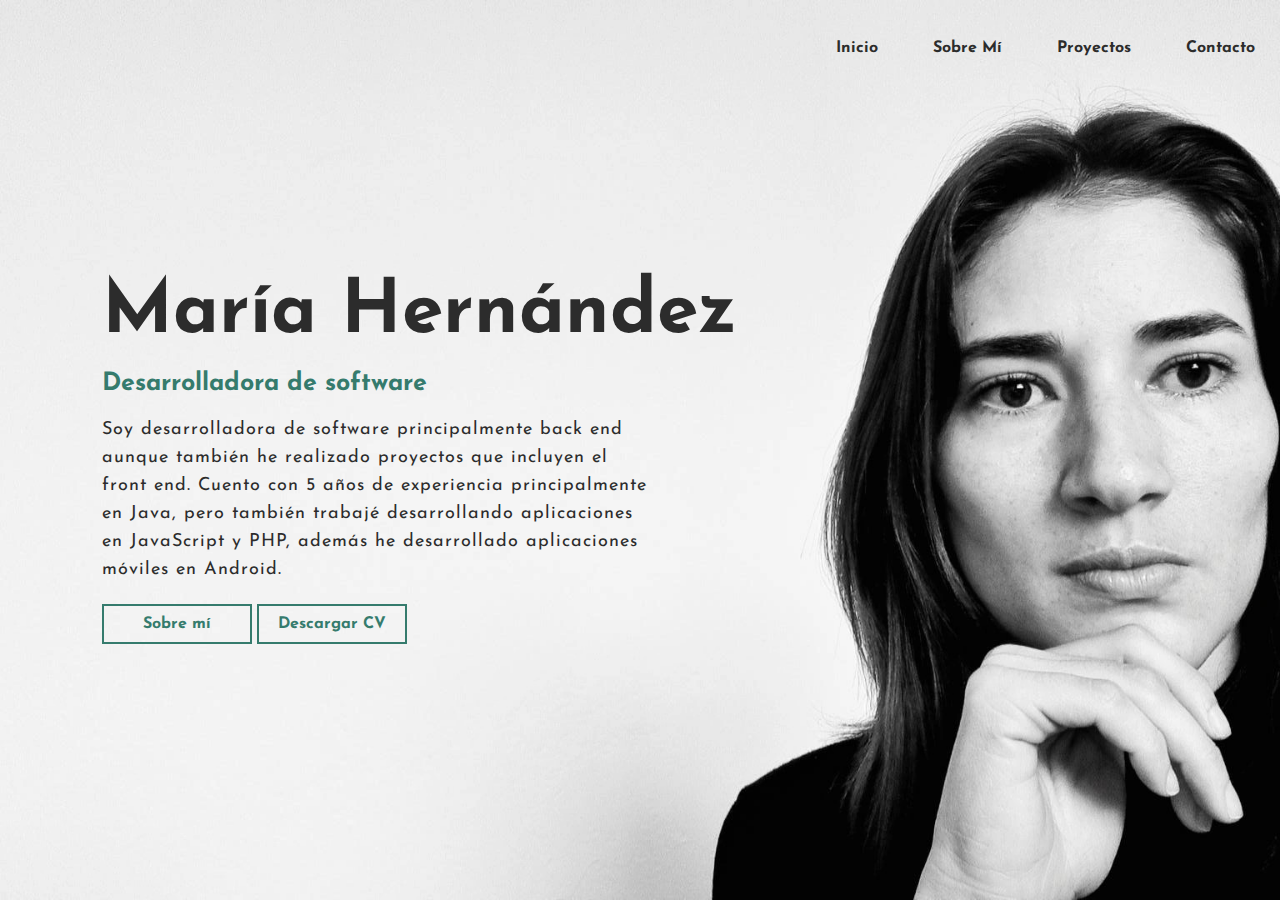
<file: index.html>
<!DOCTYPE html>
<html>
  <head>
    <meta charset="utf-8">
    <meta name="viewport" content="width=device-width, initial-scale=1.0">

    
    <link href="css/styles.css" rel="stylesheet" type="text/css">    
    <link rel="preconnect" href="https://fonts.gstatic.com">
    <link href="https://fonts.googleapis.com/css2?family=Josefin+Sans:ital,wght@0,100;0,200;0,300;0,400;0,500;0,600;0,700;1,100;1,200;1,300;1,400;1,500;1,600;1,700&display=swap" rel="stylesheet">


    <title>Portafolio profesional</title>
  </head>

  <body class="indexBody">
    <!--Hero section-->
    <div class="menu">
      <nav class="heroNav">
        <ul>
            <li><a href="index.html">Inicio</a></li>
            <li><a href="aboutMe.html">Sobre mí</a></li>
            <li><a href="#">Proyectos</a></li>
            <li><a href="#">Contacto</a></li>
        </ul>
      </nav>
    </div>

    <div class="hero">
        <div class="content">
            <h1>María Hernández</h1>
            <h3>Desarrolladora de software</h3>
            <p>Soy desarrolladora de software principalmente back end aunque también he realizado proyectos que incluyen el front end. Cuento con 5 años de experiencia principalmente en Java, pero también trabajé desarrollando aplicaciones en JavaScript y PHP, además he desarrollado aplicaciones móviles en Android. </p>
            <a class="btnCV" href="aboutMe.html">Sobre mí</a>
            <a class="btnCV" href="./pdf/testCV.pdf" download="MariaHernandezCV" target="_blank">Descargar CV</a>
        </div>

        <div class="social">
          <a href="#"><i class="fab fa-facebook-f"></i></a>
          <a href="#"><i class="fab fa-instagram"></i></a>
          <a href="#"><i class="fab fa-dribbble"></i></a>
        </div>

    </div>
    
    <!-- <section class="about">
      <div class="aboutMe">
        <div class="titleAM">
          <h2>Sobre mí</h2>
          <p>Soy desarrolladora de software principalmente back end aunque también he realizado proyectos que incluyen el front end. Cuento con 4 años de experiencia principalmente en Java, pero también trabajé desarrollando aplicaciones en JavaScript y PHP, además he desarrollado aplicaciones móviles en Android. </p>
        </div>

        <div class="grid">
          <h3>Habilidades Técnicas</h3>
          <div class="card">
            <img src="../portafilioProfesional/imgs/icons/logotipo-de-java(2).png" alt="Back End">
            <h5>Back End</h5>
            <p>Java(Spring Boot), C#, PHP, JUnit, Maven, Git </p>
          </div>
          <div class="card">
            <img src="../portafilioProfesional/imgs/icons/docker(2).png" alt="Docker">
            <h5>DevOps</h5>
            <p>Contenerización con Docker</p>
          </div>
          <div class="card">
            <img src="../portafilioProfesional/imgs/icons/cloud-computing(2).png" alt="Cloud Computing">
            <h5>Cloud Engineering</h5>
            <p>AWS(EC2, S3, RDS, Lambda)</p>
          </div>
          <div class="card">
            <img src="../portafilioProfesional/imgs/icons/ui-design(2).png" alt="Front End">
            <h5>Front End</h5>
            <p>HTML, CSS, JavaScript, Angular, Android</p>
          </div>
          <div class="card">
            <img src="../portafilioProfesional/imgs/icons/database(2).png" alt="Data Base">
            <h5>Databases</h5>
            <p>SQL(MySQL, Oracle)</p>
            <p>NoSQL(MongoDB)</p>
          </div>
          <div class="card">
            <img src="../portafilioProfesional/imgs/icons/continuous(2).png" alt="Continuous Integration">
            <h5>Continuous Integration</h5>
            <p>Jenkins</p>
          </div>
        </div>
      </div>
    </section> -->
  </body>
</html>
</file>
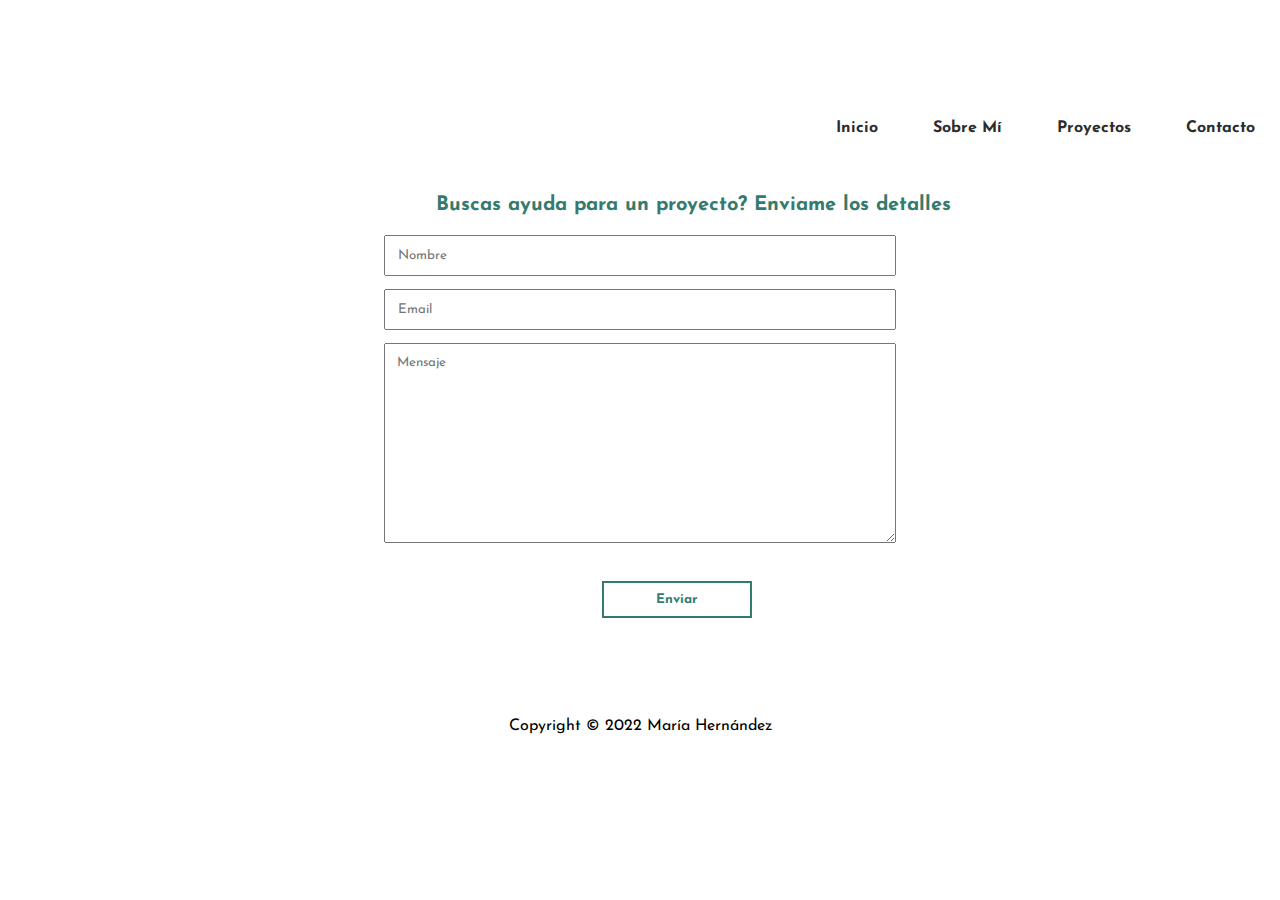
<file: contact.html>
<!DOCTYPE html>
<html>
  <head>
    <meta charset="utf-8">
    <meta name="viewport" content="width=device-width, initial-scale=1.0">

    <link rel="shortcut icon" href="favicon/favicon.ico">
    <link rel="icon" type="image/gif" href="favicon/animated_favicon1.gif">
    <link href="css/contact.css" rel="stylesheet" type="text/css">    
    <link rel="preconnect" href="https://fonts.gstatic.com">
    <link href="https://fonts.googleapis.com/css2?family=Josefin+Sans:ital,wght@0,100;0,200;0,300;0,400;0,500;0,600;0,700;1,100;1,200;1,300;1,400;1,500;1,600;1,700&display=swap" rel="stylesheet">


    <title>Portafolio profesional</title>
  </head>

  <body class="indexBody">
    <div class="menu">
      <nav class="heroNav">
        <ul>
            <li><a href="index.html">Inicio</a></li>
            <li><a href="#">Sobre mí</a></li>
            <li><a href="projects.html">Proyectos</a></li>
            <li><a href="#">Contacto</a></li>
        </ul>
      </nav>
    </div>

    <!-- <section class="referenciasSection">
        <h3 class="difh3">Contacto</h3>
        <div class="line"></div> -->

    <section class="workExperience">
        <h3>Buscas ayuda para un proyecto? Enviame los detalles</h3>
        <div class="container">
            <form action="https://getform.io/f/4e617b34-e255-4f28-ba33-78a4bd42629e" method="post">
<!--           
              <label for="fname">Nombre</label> -->
              <input type="text" id="fname" name="name" placeholder="Nombre">
          
              <!-- <label for="lname">Email</label> -->
              <input type="text" id="lname" name="mail" placeholder="Email">
          
<!--           
              <label for="subject">Mensaje</label> -->
              <textarea id="subject" name="subject" placeholder="Mensaje" style="height:200px"></textarea>
          
              <input type="submit" value="Enviar">
          
            </form>
          </div> 
          <div class="footer">
            <p>Copyright © 2022 María Hernández</p>
        </div>
    </section>

    <!-- <div class="boxCurso">
        <div class="curso1">
            <h6>hmaria26@gmail.com</h6>
            <img src="../portafilioProfesional/imgs/icons/envelope(1).png" alt="">
        </div>
        <div class="curso1">
            <h6>8956 8574</h6>
            <img src="../portafilioProfesional/imgs/icons/cell-phone(1).png" alt="">
         </div>
    </div>
</section> -->
  </body>
</html>
</file>
<file: css/styles.css>
*{
	padding: 0;
	margin: 0;
	font-family: 'Josefin Sans', sans-serif;
	box-sizing: border-box;
}


.hero{
	height: 100vh;
	width: 100%;
	background-image: url(../imgs/hero1.jpeg);
	background-size: cover;
	background-position: center;
}

nav{
	float: right;
	display: flex;
	align-items: center;
	justify-content: space-between;
	padding-top: 30px;
	padding-left: 8%;
	padding-bottom: 35px;
}


nav ul li{
	list-style-type: none;
	display: inline-block;
	padding: 10px  25px;
}
nav ul li a{
	color: #2c2c2c;
	text-decoration: none;
	font-weight: bold;
	text-transform: capitalize;
}

nav ul li a:hover{
	color: #357b6d;
	transition: .4s;
}

.content{
	position: absolute;
	top: 50%;
	left:8%;
	transform: translateY(-50%);
}

h1{
	color: #2c2c2c;
	margin: 20px 0px 20px;
	font-size: 75px;
}
h3{
	color: #357b6d;
	font-size: 25px;
	margin-bottom: 20px 0px 20px 0px;
}

.btnCV{
	display: inline-block;
	background-color: transparent;
	color: #357b6d;
	width: 150px;
	text-decoration: none;
	text-align: center;
	border: 2px solid #357b6d;
	font-weight: bold;
	padding: 10px 15px;
	transition: transform .4s;
}
.btnCV:hover{
	background-color:#357b6d;
	color: #E7E7E3;
}

p{
	color: #2c2c2c;
	width: 550px;
	letter-spacing: 1px;
	line-height: 28px;
	font-size: 18px;
	margin: 20px 0px 20px;
}

.about{
	width: 100%;
	padding: 100px 0px;
	/* background-color: #191919; */
}
</file>
<file: css/contact.css>
*{
	padding: 0;
	margin: 0;
	font-family: 'Josefin Sans', sans-serif;
	box-sizing: border-box;
}


nav{
	float: right;
	display: flex;
	align-items: center;
	justify-content: space-between;
	padding-top: 30px;
	padding-left: 8%;
	padding-bottom: 35px;
}


nav ul li{
	list-style-type: none;
	display: inline-block;
	padding: 10px  25px;
}
nav ul li a{
	color: #2c2c2c;
	text-decoration: none;
	font-weight: bold;
	text-transform: capitalize;
}

nav ul li a:hover{
	color: #357b6d;
	transition: .4s;
}

.referenciasSection h3{
    padding-top: 10%;
	color: #2c2c2c;
	font-size: 20px;
	width: 1130px;
    margin-left: 10%;
    margin-top: 80px;
    margin-bottom: 20px;
	text-align: center;
}

.boxCurso{
	display: flex;
	justify-content: center;
	align-items: center;
	/* min-height: 400px; */
}

.curso1{
	/* height: 200px;
	width: 600px; */
    height: 100%;
	width: 20%;
	padding: 20px 35px;
	margin: 50px;
	position: relative;
	overflow: hidden;
	text-align: center;
    box-shadow: 5px 10px 18px #d6d6d6;
}

.curso1 p {
    margin-top: 6px;
    color: #2c2c2c;
    font-size: 16px;
}

.curso1 h6{
    margin-top: 3px;
    color: #2c2c2c;
    font-size: 18px;
}

.line{
    background-color: #357b6d;
    height: 3px;
	width: 250px;
    margin-left: 40.5%;
    margin-bottom: 30px;
}

.workExperience h3{
    padding-top: 9%;
	color: #357b6d;
	font-size: 20px;
	width: 1130px;
    margin-left: 10%;
    margin-top: 80px;
    margin-bottom: 20px;
	text-align: center;
}

input[type=text], select, textarea {
    width: 40%;
    padding: 12px;
    display: block;
    margin-top: 1%; 
    margin-bottom: 1%;
    margin-left: 30%;
  }

input[type=submit] {
    background-color: transparent;
	color: #357b6d;
	width: 150px;
	text-decoration: none;
	text-align: center;
	border: 2px solid #357b6d;
	font-weight: bold;
    padding: 10px 15px;
	margin-top: 2%;
    margin-left: 47%;
	transition: transform .4s;
  }
  
  input[type=submit]:hover {
    background-color:#357b6d;
	color: #E7E7E3;
  }

  .footer{
    margin-top: 100px;
}

.footer p{
    text-align: center;
padding-bottom: 20px;
}
</file>
